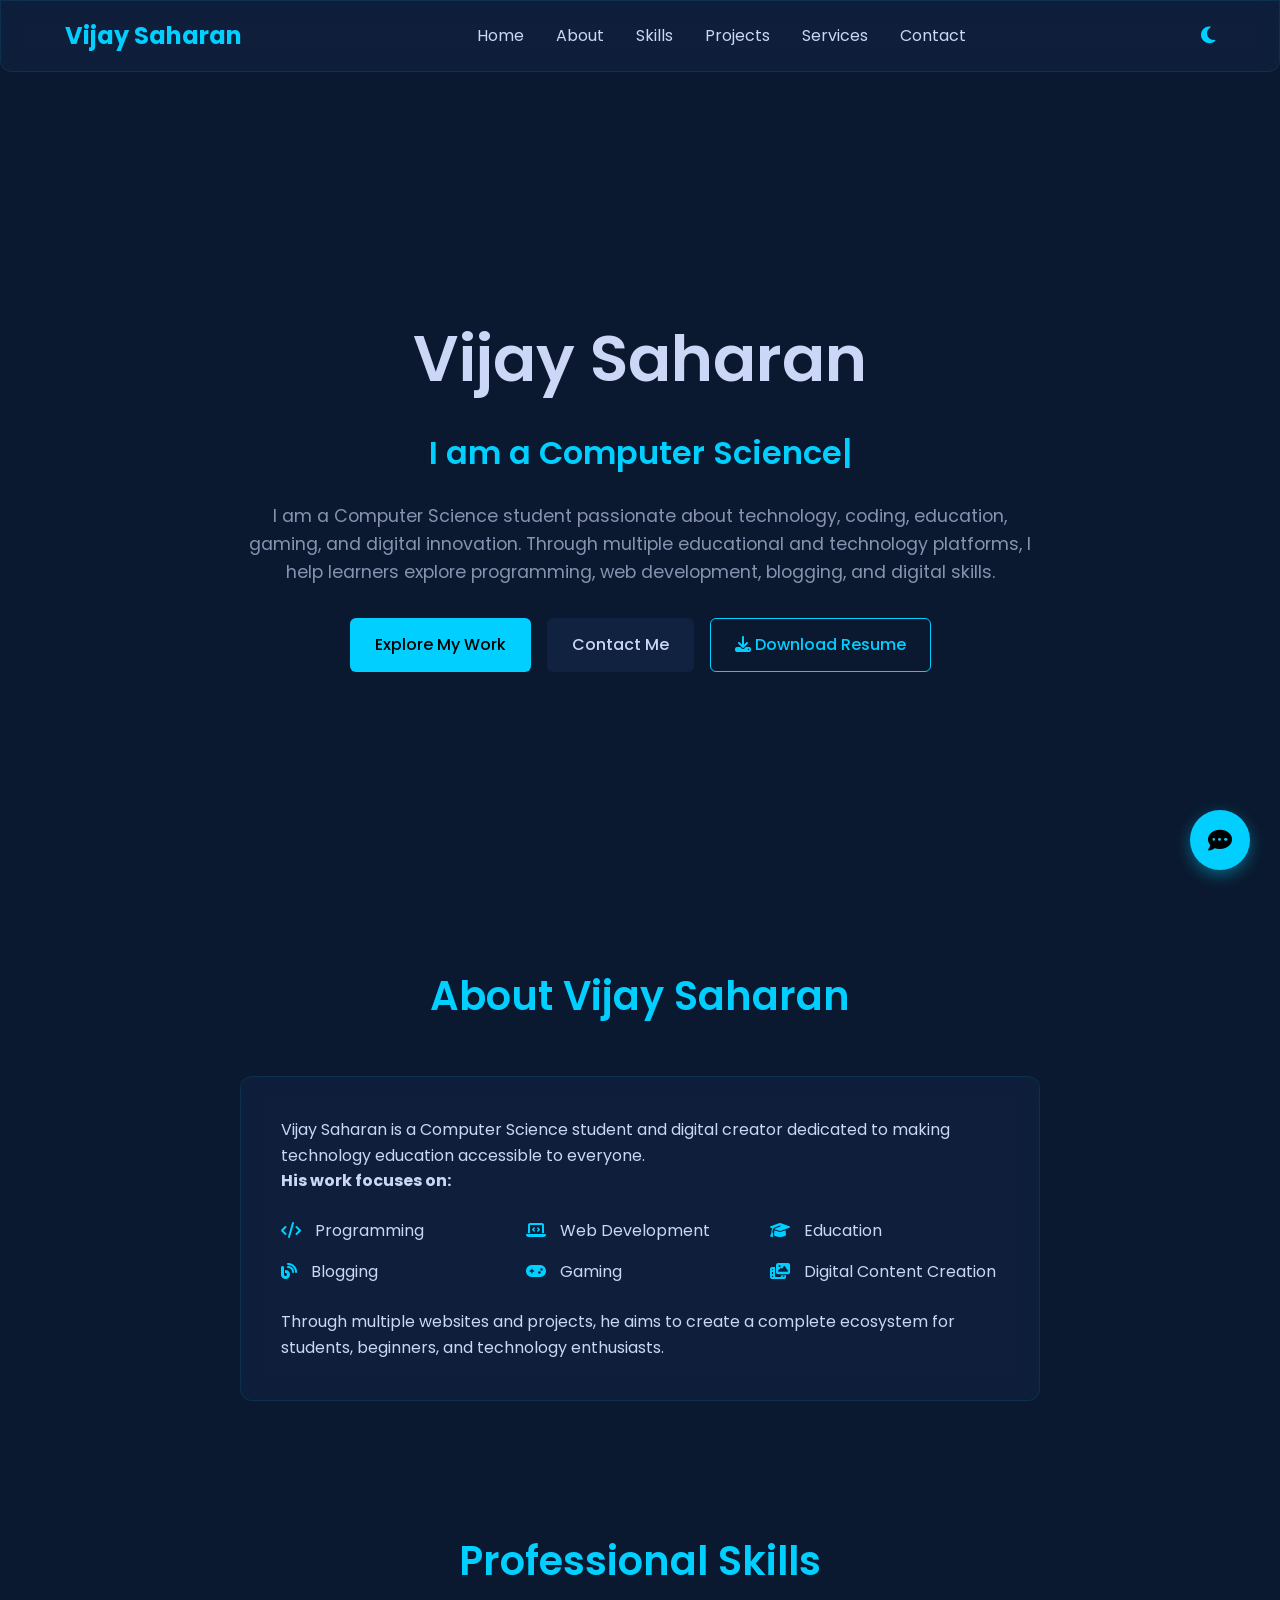
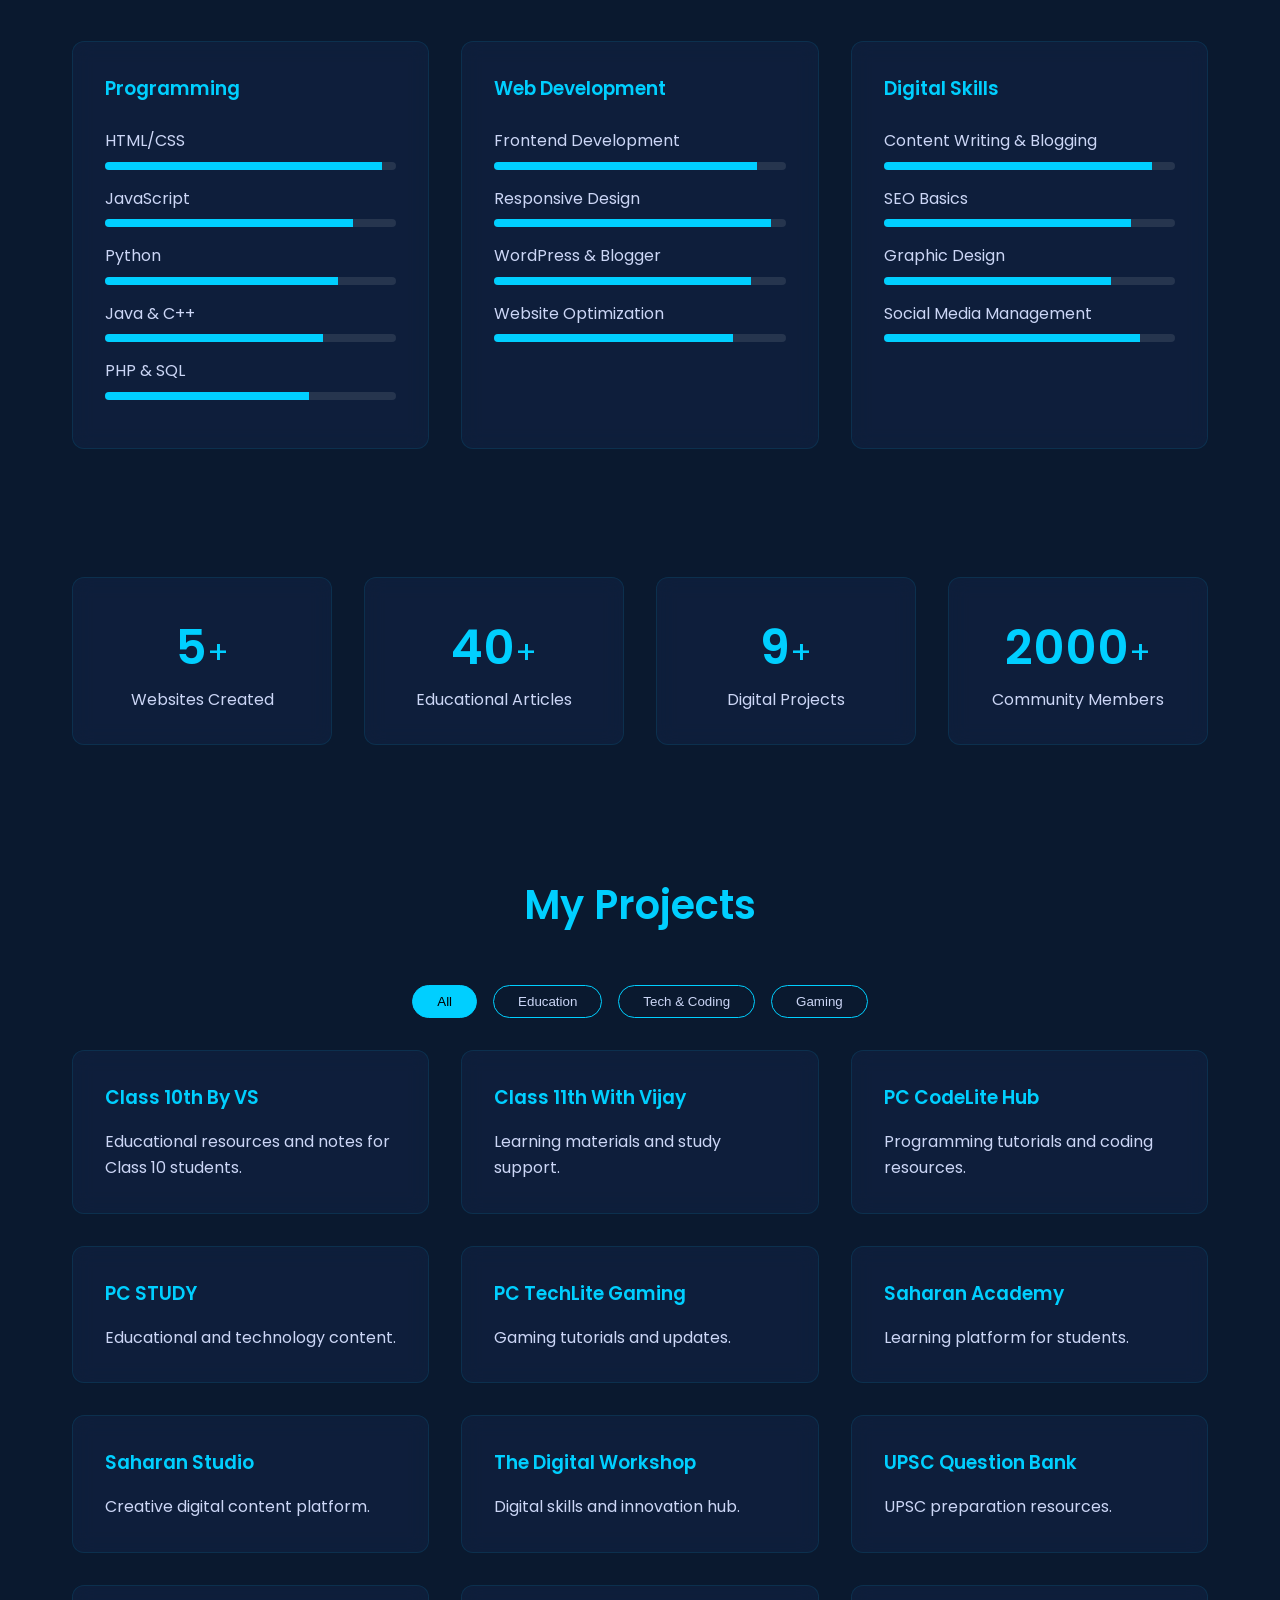
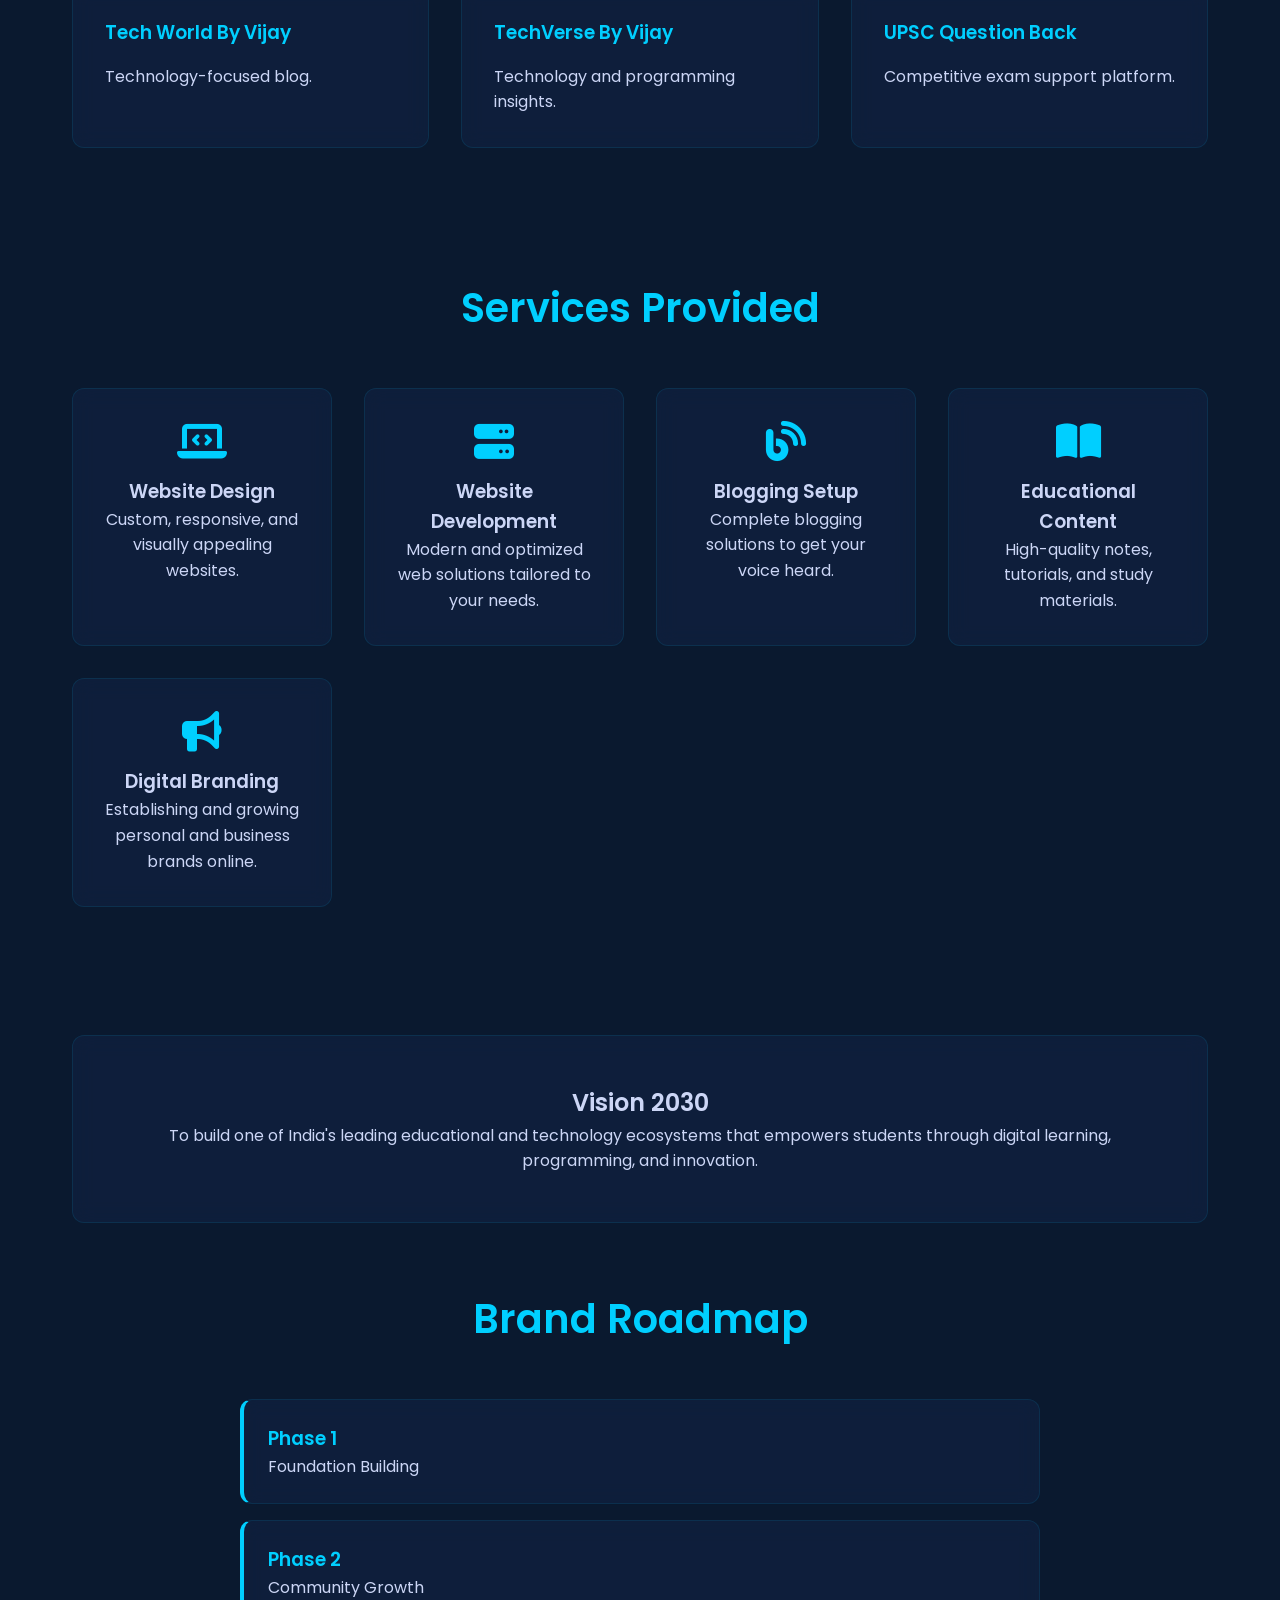
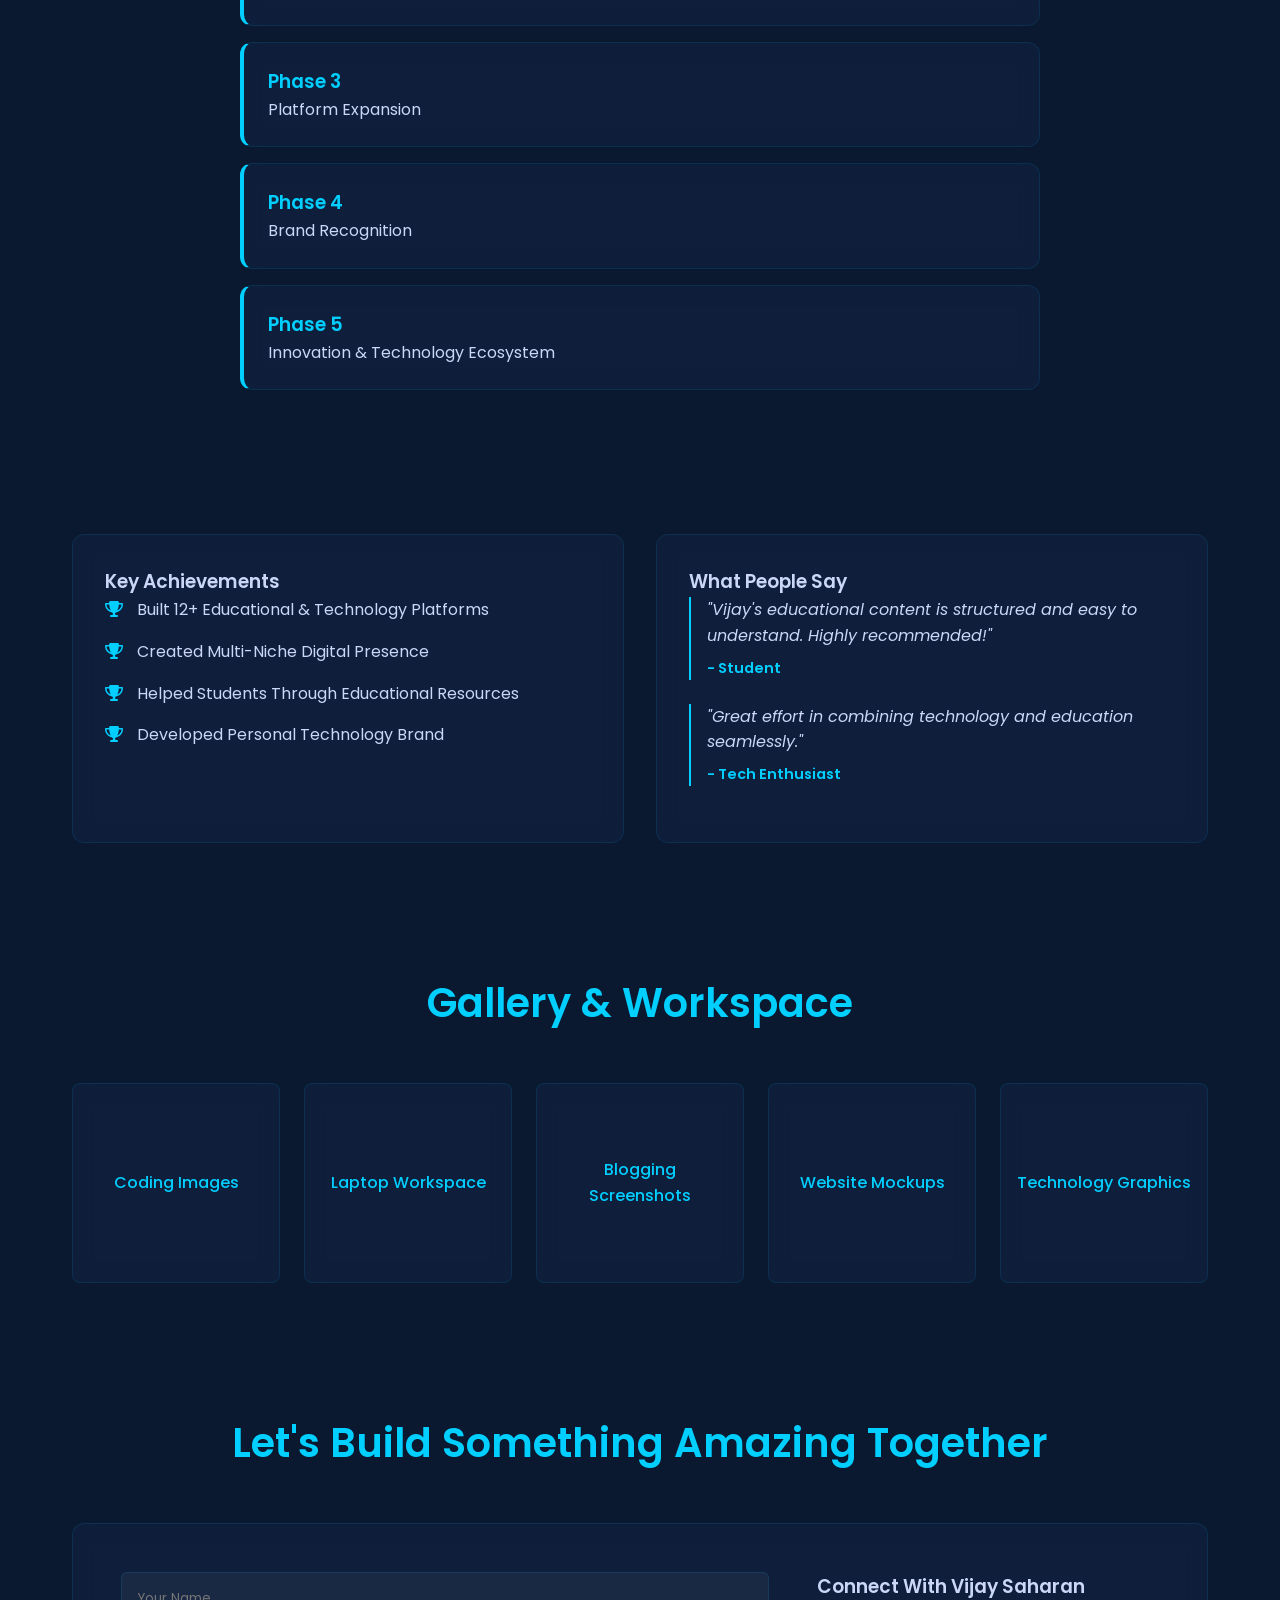
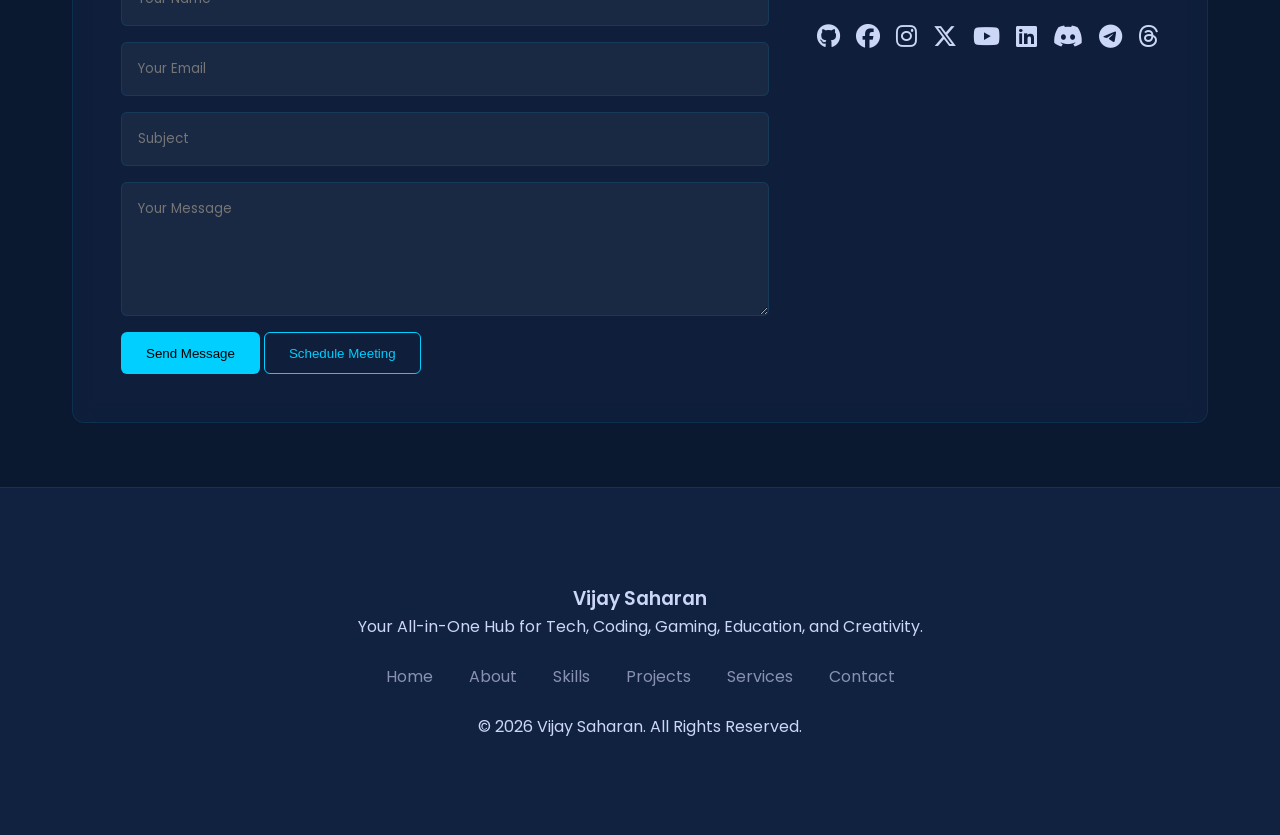
<file: index.html>
<!DOCTYPE html>
<html lang="en">
<head>
    <meta charset="UTF-8">
    <meta name="viewport" content="width=device-width, initial-scale=1.0">
    <title>Vijay Saharan – Tech, Coding, Education & Digital Innovation</title>
    <meta name="description" content="Your All-in-One Hub for Technology, Coding, Gaming, Education, and Creativity.">
    <link href="https://fonts.googleapis.com/css2?family=Poppins:wght@300;400;500;600;700&display=swap" rel="stylesheet">
    <link rel="stylesheet" href="https://cdnjs.cloudflare.com/ajax/libs/font-awesome/6.4.0/css/all.min.css">
    <link rel="stylesheet" href="style.css">
</head>
<body>

    <nav class="navbar glass">
        <div class="logo">Vijay Saharan</div>
        <ul class="nav-links">
            <li><a href="#home">Home</a></li>
            <li><a href="#about">About</a></li>
            <li><a href="#skills">Skills</a></li>
            <li><a href="#projects">Projects</a></li>
            <li><a href="#services">Services</a></li>
            <li><a href="#contact">Contact</a></li>
        </ul>
        <button id="theme-toggle" class="btn-icon"><i class="fas fa-moon"></i></button>
    </nav>

    <section id="home" class="hero">
        <div class="hero-content">
            <h1>Vijay Saharan</h1>
            <h2 class="typing-container">I am a <span class="typing-text"></span><span class="cursor">|</span></h2>
            <p>I am a Computer Science student passionate about technology, coding, education, gaming, and digital innovation. Through multiple educational and technology platforms, I help learners explore programming, web development, blogging, and digital skills.</p>
            <div class="hero-buttons">
                <a href="#projects" class="btn primary-btn">Explore My Work</a>
                <a href="#contact" class="btn secondary-btn">Contact Me</a>
                <a href="#" class="btn outline-btn"><i class="fas fa-download"></i> Download Resume</a>
            </div>
        </div>
    </section>

    <section id="about" class="about">
        <div class="container">
            <h2 class="section-title">About Vijay Saharan</h2>
            <div class="about-grid">
                <div class="about-text glass">
                    <p>Vijay Saharan is a Computer Science student and digital creator dedicated to making technology education accessible to everyone.</p>
                    <p><strong>His work focuses on:</strong></p>
                    <ul class="focus-list">
                        <li><i class="fas fa-code"></i> Programming</li>
                        <li><i class="fas fa-laptop-code"></i> Web Development</li>
                        <li><i class="fas fa-graduation-cap"></i> Education</li>
                        <li><i class="fas fa-blog"></i> Blogging</li>
                        <li><i class="fas fa-gamepad"></i> Gaming</li>
                        <li><i class="fas fa-photo-video"></i> Digital Content Creation</li>
                    </ul>
                    <p>Through multiple websites and projects, he aims to create a complete ecosystem for students, beginners, and technology enthusiasts.</p>
                </div>
            </div>
        </div>
    </section>

    <section id="skills" class="skills">
        <div class="container">
            <h2 class="section-title">Professional Skills</h2>
            <div class="skills-grid">
                <div class="skill-category glass">
                    <h3>Programming</h3>
                    <div class="skill-box"><p>HTML/CSS</p><div class="progress"><div class="progress-bar" data-width="95%"></div></div></div>
                    <div class="skill-box"><p>JavaScript</p><div class="progress"><div class="progress-bar" data-width="85%"></div></div></div>
                    <div class="skill-box"><p>Python</p><div class="progress"><div class="progress-bar" data-width="80%"></div></div></div>
                    <div class="skill-box"><p>Java & C++</p><div class="progress"><div class="progress-bar" data-width="75%"></div></div></div>
                    <div class="skill-box"><p>PHP & SQL</p><div class="progress"><div class="progress-bar" data-width="70%"></div></div></div>
                </div>
                <div class="skill-category glass">
                    <h3>Web Development</h3>
                    <div class="skill-box"><p>Frontend Development</p><div class="progress"><div class="progress-bar" data-width="90%"></div></div></div>
                    <div class="skill-box"><p>Responsive Design</p><div class="progress"><div class="progress-bar" data-width="95%"></div></div></div>
                    <div class="skill-box"><p>WordPress & Blogger</p><div class="progress"><div class="progress-bar" data-width="88%"></div></div></div>
                    <div class="skill-box"><p>Website Optimization</p><div class="progress"><div class="progress-bar" data-width="82%"></div></div></div>
                </div>
                <div class="skill-category glass">
                    <h3>Digital Skills</h3>
                    <div class="skill-box"><p>Content Writing & Blogging</p><div class="progress"><div class="progress-bar" data-width="92%"></div></div></div>
                    <div class="skill-box"><p>SEO Basics</p><div class="progress"><div class="progress-bar" data-width="85%"></div></div></div>
                    <div class="skill-box"><p>Graphic Design</p><div class="progress"><div class="progress-bar" data-width="78%"></div></div></div>
                    <div class="skill-box"><p>Social Media Management</p><div class="progress"><div class="progress-bar" data-width="88%"></div></div></div>
                </div>
            </div>
        </div>
    </section>

    <section class="statistics">
        <div class="container stats-grid">
            <div class="stat-box glass">
                <h3 class="counter" data-target="12">0</h3><span>+</span>
                <p>Websites Created</p>
            </div>
            <div class="stat-box glass">
                <h3 class="counter" data-target="100">0</h3><span>+</span>
                <p>Educational Articles</p>
            </div>
            <div class="stat-box glass">
                <h3 class="counter" data-target="20">0</h3><span>+</span>
                <p>Digital Projects</p>
            </div>
            <div class="stat-box glass">
                <h3 class="counter" data-target="5000">0</h3><span>+</span>
                <p>Community Members</p>
            </div>
        </div>
    </section>

    <section id="projects" class="projects">
        <div class="container">
            <h2 class="section-title">My Projects</h2>
            <div class="project-filters">
                <button class="filter-btn active" data-filter="all">All</button>
                <button class="filter-btn" data-filter="education">Education</button>
                <button class="filter-btn" data-filter="tech">Tech & Coding</button>
                <button class="filter-btn" data-filter="gaming">Gaming</button>
            </div>
            <div class="projects-grid">
                <div class="project-card glass" data-category="education">
                    <h3>Class 10th By VS</h3>
                    <p>Educational resources and notes for Class 10 students.</p>
                </div>
                <div class="project-card glass" data-category="education">
                    <h3>Class 11th With Vijay</h3>
                    <p>Learning materials and study support.</p>
                </div>
                <div class="project-card glass" data-category="tech">
                    <h3>PC CodeLite Hub</h3>
                    <p>Programming tutorials and coding resources.</p>
                </div>
                <div class="project-card glass" data-category="education tech">
                    <h3>PC STUDY</h3>
                    <p>Educational and technology content.</p>
                </div>
                <div class="project-card glass" data-category="gaming">
                    <h3>PC TechLite Gaming</h3>
                    <p>Gaming tutorials and updates.</p>
                </div>
                <div class="project-card glass" data-category="education">
                    <h3>Saharan Academy</h3>
                    <p>Learning platform for students.</p>
                </div>
                <div class="project-card glass" data-category="tech">
                    <h3>Saharan Studio</h3>
                    <p>Creative digital content platform.</p>
                </div>
                <div class="project-card glass" data-category="tech">
                    <h3>The Digital Workshop</h3>
                    <p>Digital skills and innovation hub.</p>
                </div>
                <div class="project-card glass" data-category="education">
                    <h3>UPSC Question Bank</h3>
                    <p>UPSC preparation resources.</p>
                </div>
                <div class="project-card glass" data-category="tech">
                    <h3>Tech World By Vijay</h3>
                    <p>Technology-focused blog.</p>
                </div>
                <div class="project-card glass" data-category="tech">
                    <h3>TechVerse By Vijay</h3>
                    <p>Technology and programming insights.</p>
                </div>
                <div class="project-card glass" data-category="education">
                    <h3>UPSC Question Back</h3>
                    <p>Competitive exam support platform.</p>
                </div>
            </div>
        </div>
    </section>

    <section id="services" class="services">
        <div class="container">
            <h2 class="section-title">Services Provided</h2>
            <div class="services-grid">
                <div class="service-card glass">
                    <i class="fas fa-laptop-code"></i>
                    <h3>Website Design</h3>
                    <p>Custom, responsive, and visually appealing websites.</p>
                </div>
                <div class="service-card glass">
                    <i class="fas fa-server"></i>
                    <h3>Website Development</h3>
                    <p>Modern and optimized web solutions tailored to your needs.</p>
                </div>
                <div class="service-card glass">
                    <i class="fas fa-blog"></i>
                    <h3>Blogging Setup</h3>
                    <p>Complete blogging solutions to get your voice heard.</p>
                </div>
                <div class="service-card glass">
                    <i class="fas fa-book-open"></i>
                    <h3>Educational Content</h3>
                    <p>High-quality notes, tutorials, and study materials.</p>
                </div>
                <div class="service-card glass">
                    <i class="fas fa-bullhorn"></i>
                    <h3>Digital Branding</h3>
                    <p>Establishing and growing personal and business brands online.</p>
                </div>
            </div>
        </div>
    </section>

    <section class="vision-roadmap">
        <div class="container">
            <div class="vision glass">
                <h2>Vision 2030</h2>
                <p>To build one of India's leading educational and technology ecosystems that empowers students through digital learning, programming, and innovation.</p>
            </div>
            
            <h2 class="section-title" style="margin-top: 4rem;">Brand Roadmap</h2>
            <div class="timeline">
                <div class="timeline-item glass"><h3>Phase 1</h3><p>Foundation Building</p></div>
                <div class="timeline-item glass"><h3>Phase 2</h3><p>Community Growth</p></div>
                <div class="timeline-item glass"><h3>Phase 3</h3><p>Platform Expansion</p></div>
                <div class="timeline-item glass"><h3>Phase 4</h3><p>Brand Recognition</p></div>
                <div class="timeline-item glass"><h3>Phase 5</h3><p>Innovation & Technology Ecosystem</p></div>
            </div>
        </div>
    </section>

    <section class="achievements-testimonials">
        <div class="container grid-2">
            <div class="achievements glass">
                <h3>Key Achievements</h3>
                <ul>
                    <li><i class="fas fa-trophy"></i> Built 12+ Educational & Technology Platforms</li>
                    <li><i class="fas fa-trophy"></i> Created Multi-Niche Digital Presence</li>
                    <li><i class="fas fa-trophy"></i> Helped Students Through Educational Resources</li>
                    <li><i class="fas fa-trophy"></i> Developed Personal Technology Brand</li>
                </ul>
            </div>
            <div class="testimonials glass">
                <h3>What People Say</h3>
                <div class="testimonial-item">
                    <p>"Vijay's educational content is structured and easy to understand. Highly recommended!"</p>
                    <h4>- Student</h4>
                </div>
                <div class="testimonial-item">
                    <p>"Great effort in combining technology and education seamlessly."</p>
                    <h4>- Tech Enthusiast</h4>
                </div>
            </div>
        </div>
    </section>

    <section id="gallery" class="gallery">
        <div class="container">
            <h2 class="section-title">Gallery & Workspace</h2>
            <div class="gallery-grid">
                <div class="gallery-item glass"><p>Coding Images</p></div>
                <div class="gallery-item glass"><p>Laptop Workspace</p></div>
                <div class="gallery-item glass"><p>Blogging Screenshots</p></div>
                <div class="gallery-item glass"><p>Website Mockups</p></div>
                <div class="gallery-item glass"><p>Technology Graphics</p></div>
            </div>
        </div>
    </section>

    <section id="contact" class="contact">
        <div class="container">
            <h2 class="section-title">Let's Build Something Amazing Together</h2>
            <div class="contact-wrapper glass">
                <form class="contact-form">
                    <input type="text" placeholder="Your Name" required>
                    <input type="email" placeholder="Your Email" required>
                    <input type="text" placeholder="Subject" required>
                    <textarea rows="5" placeholder="Your Message" required></textarea>
                    <div class="form-buttons">
                        <button type="submit" class="btn primary-btn">Send Message</button>
                        <button type="button" class="btn outline-btn">Schedule Meeting</button>
                    </div>
                </form>
                <div class="social-links">
    <h3>Connect With Vijay Saharan</h3>

    <div class="social-icons">

        <!-- GitHub -->
        <a href="https://github.com/VijaySaharanHQ" target="_blank" title="GitHub">
            <i class="fab fa-github"></i>
        </a>

        <!-- Facebook -->
        <a href="https://www.facebook.com/VijaySaharanHQ" target="_blank" title="Facebook">
            <i class="fab fa-facebook"></i>
        </a>

        <!-- Instagram -->
        <a href="https://www.instagram.com/VijaySaharanHQ" target="_blank" title="Instagram">
            <i class="fab fa-instagram"></i>
        </a>

        <!-- X (Twitter) -->
        <a href="https://x.com/VijaySaharanHQ" target="_blank" title="X (Twitter)">
            <i class="fab fa-x-twitter"></i>
        </a>

        <!-- YouTube -->
        <a href="https://www.youtube.com/@VijaySaharanHQ" target="_blank" title="YouTube">
            <i class="fab fa-youtube"></i>
        </a>

        <!-- LinkedIn -->
        <a href="https://www.linkedin.com/in/VijaySaharanHQ" target="_blank" title="LinkedIn">
            <i class="fab fa-linkedin"></i>
        </a>

        <!-- Discord -->
        <a href="https://discord.gg/YOUR_SERVER_LINK" target="_blank" title="Discord">
            <i class="fab fa-discord"></i>
        </a>

        <!-- Telegram -->
        <a href="https://t.me/VijaySaharanHQ" target="_blank" title="Telegram">
            <i class="fab fa-telegram"></i>
        </a>

        <!-- Threads -->
        <a href="https://www.threads.net/@vijaysaharanhq" target="_blank" title="Threads">
            <i class="fab fa-threads"></i>
        </a>

    
        </a>

    </div>
</div>
                </div>
            </div>
        </div>
    </section>

    <footer class="glass-footer">
        <div class="container">
            <div class="footer-brand">
                <h3>Vijay Saharan</h3>
                <p>Your All-in-One Hub for Tech, Coding, Gaming, Education, and Creativity.</p>
            </div>
            <div class="footer-links">
                <a href="#home">Home</a>
                <a href="#about">About</a>
                <a href="#skills">Skills</a>
                <a href="#projects">Projects</a>
                <a href="#services">Services</a>
                <a href="#contact">Contact</a>
            </div>
            <div class="copyright">
                <p>&copy; 2026 Vijay Saharan. All Rights Reserved.</p>
            </div>
        </div>
    </footer>

    <div class="chat-widget" id="chat-widget-btn">
        <i class="fas fa-comment-dots"></i>
    </div>

    <div class="chat-window" id="chat-window">
        <div class="chat-header">
            <h3>VS Assistant</h3>
            <button id="close-chat"><i class="fas fa-times"></i></button>
        </div>
        <div class="chat-messages" id="chat-messages">
            <div class="message ai-message">Hello! I'm Vijay's virtual assistant. How can I help you today?</div>
        </div>
        <div class="chat-input-area">
            <input type="text" id="chat-input" placeholder="Type a message...">
            <button id="send-btn"><i class="fas fa-paper-plane"></i></button>
        </div>
    </div>

    <script src="script.js"></script>
</body>
</html>
</file>
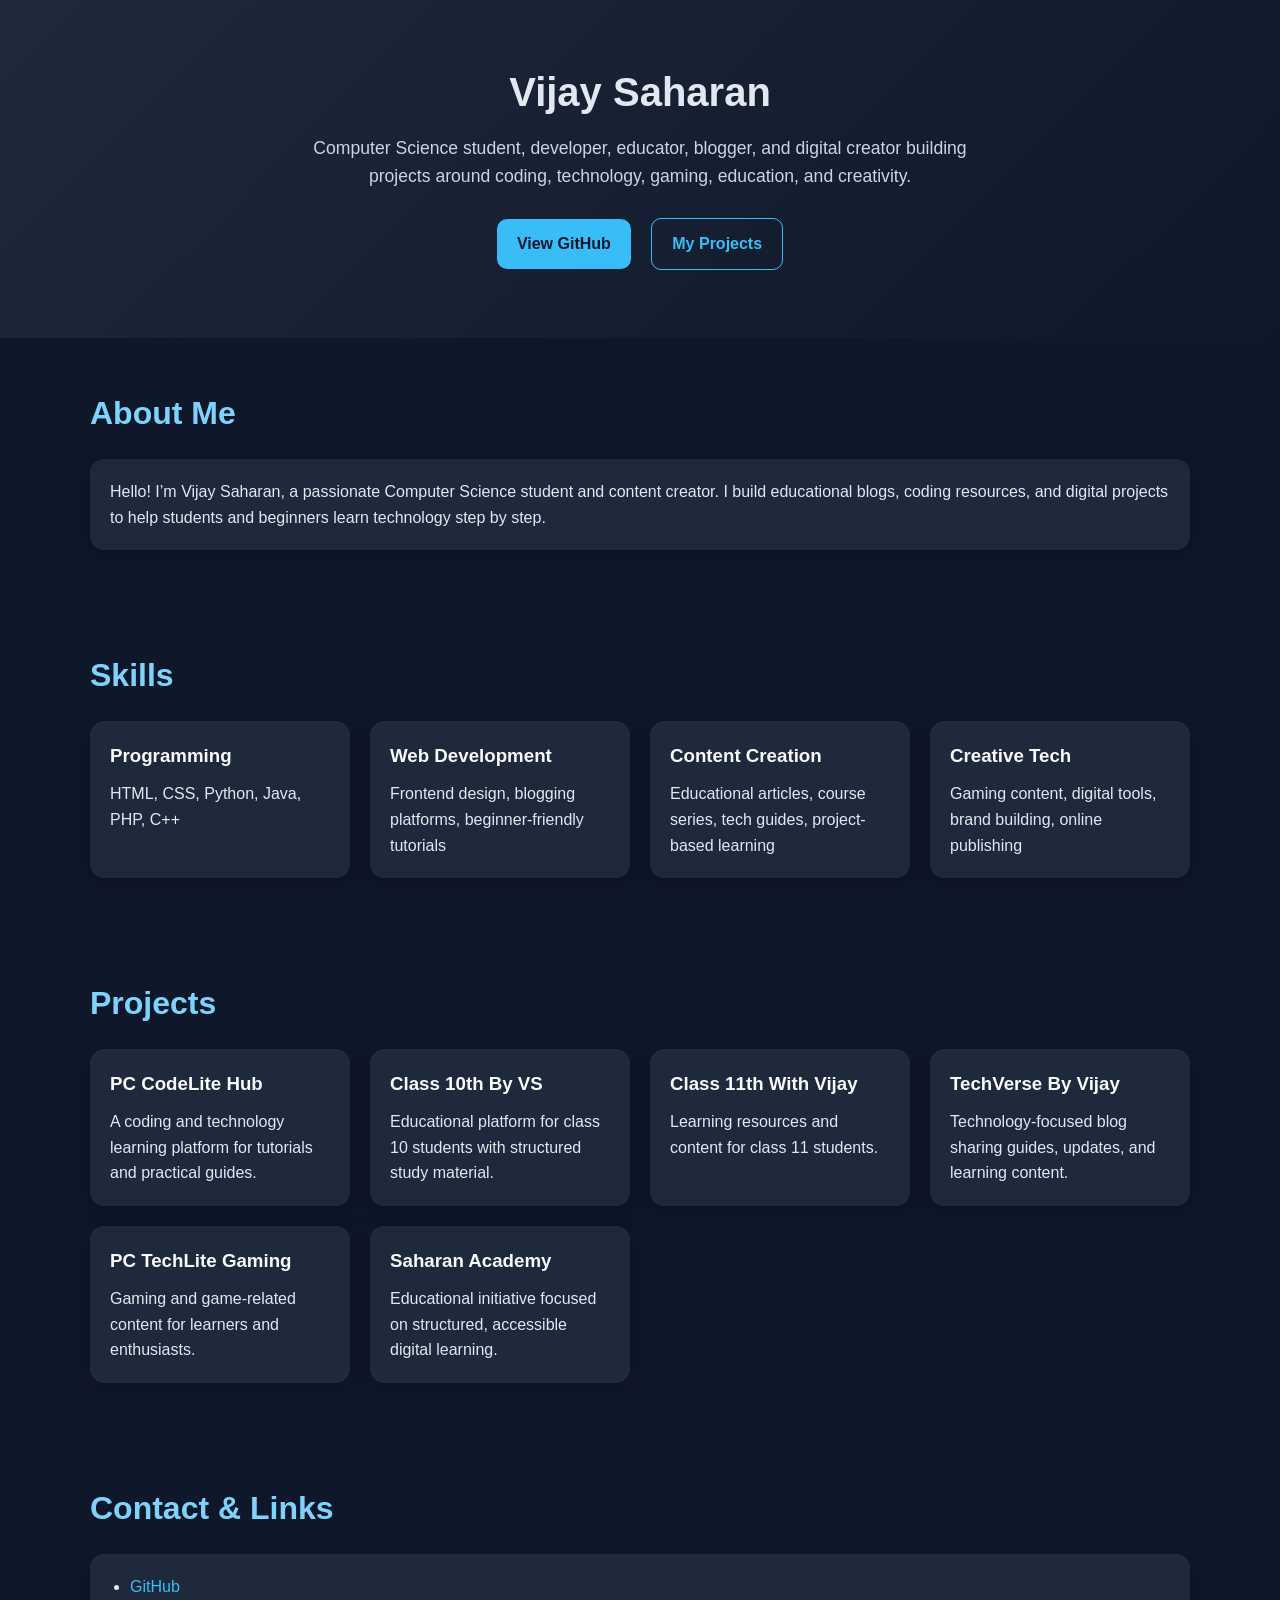
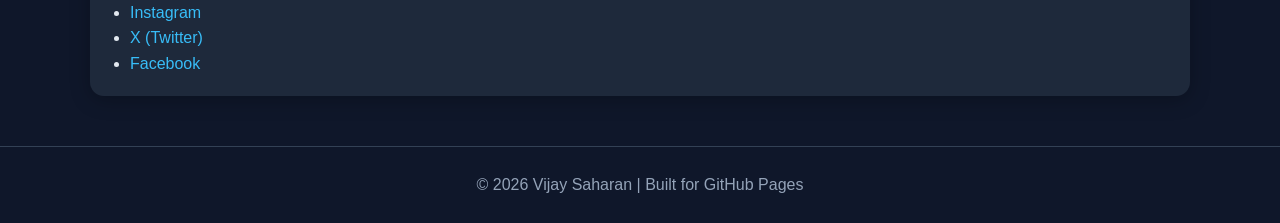
<file: index,html.html>
<!DOCTYPE html>
<html lang="en">
<head>
  <meta charset="UTF-8" />
  <meta name="viewport" content="width=device-width, initial-scale=1.0" />
  <title>Vijay Saharan | Portfolio</title>
  <meta name="description" content="Portfolio of Vijay Saharan - Computer Science student, developer, blogger, educator, and digital creator." />
  <style>
    * { box-sizing: border-box; margin: 0; padding: 0; }
    body {
      font-family: Arial, sans-serif;
      line-height: 1.6;
      background: #0f172a;
      color: #e2e8f0;
    }
    a { color: #38bdf8; text-decoration: none; }
    a:hover { text-decoration: underline; }
    .container {
      width: 90%;
      max-width: 1100px;
      margin: auto;
    }
    header {
      background: linear-gradient(135deg, #1e293b, #0f172a);
      padding: 60px 0;
      text-align: center;
    }
    header h1 {
      font-size: 2.5rem;
      margin-bottom: 10px;
    }
    header p {
      font-size: 1.1rem;
      max-width: 700px;
      margin: 0 auto 20px;
      color: #cbd5e1;
    }
    .btn {
      display: inline-block;
      margin: 8px;
      padding: 12px 20px;
      border-radius: 10px;
      background: #38bdf8;
      color: #0f172a;
      font-weight: bold;
    }
    .btn.secondary {
      background: transparent;
      border: 1px solid #38bdf8;
      color: #38bdf8;
    }
    section {
      padding: 50px 0;
    }
    h2 {
      font-size: 2rem;
      margin-bottom: 20px;
      color: #7dd3fc;
    }
    .card-grid {
      display: grid;
      grid-template-columns: repeat(auto-fit, minmax(240px, 1fr));
      gap: 20px;
    }
    .card {
      background: #1e293b;
      padding: 20px;
      border-radius: 14px;
      box-shadow: 0 4px 20px rgba(0,0,0,0.25);
    }
    .card h3 {
      margin-bottom: 10px;
      color: #f8fafc;
    }
    ul {
      padding-left: 20px;
    }
    footer {
      text-align: center;
      padding: 25px 0;
      border-top: 1px solid #334155;
      color: #94a3b8;
    }
  </style>
</head>
<body>
  <header>
    <div class="container">
      <h1>Vijay Saharan</h1>
      <p>Computer Science student, developer, educator, blogger, and digital creator building projects around coding, technology, gaming, education, and creativity.</p>
      <a class="btn" href="https://github.com/pccodelitehub" target="_blank">View GitHub</a>
      <a class="btn secondary" href="#projects">My Projects</a>
    </div>
  </header>

  <section id="about">
    <div class="container">
      <h2>About Me</h2>
      <div class="card">
        <p>Hello! I’m Vijay Saharan, a passionate Computer Science student and content creator. I build educational blogs, coding resources, and digital projects to help students and beginners learn technology step by step.</p>
      </div>
    </div>
  </section>

  <section id="skills">
    <div class="container">
      <h2>Skills</h2>
      <div class="card-grid">
        <div class="card"><h3>Programming</h3><p>HTML, CSS, Python, Java, PHP, C++</p></div>
        <div class="card"><h3>Web Development</h3><p>Frontend design, blogging platforms, beginner-friendly tutorials</p></div>
        <div class="card"><h3>Content Creation</h3><p>Educational articles, course series, tech guides, project-based learning</p></div>
        <div class="card"><h3>Creative Tech</h3><p>Gaming content, digital tools, brand building, online publishing</p></div>
      </div>
    </div>
  </section>

  <section id="projects">
    <div class="container">
      <h2>Projects</h2>
      <div class="card-grid">
        <div class="card"><h3>PC CodeLite Hub</h3><p>A coding and technology learning platform for tutorials and practical guides.</p></div>
        <div class="card"><h3>Class 10th By VS</h3><p>Educational platform for class 10 students with structured study material.</p></div>
        <div class="card"><h3>Class 11th With Vijay</h3><p>Learning resources and content for class 11 students.</p></div>
        <div class="card"><h3>TechVerse By Vijay</h3><p>Technology-focused blog sharing guides, updates, and learning content.</p></div>
        <div class="card"><h3>PC TechLite Gaming</h3><p>Gaming and game-related content for learners and enthusiasts.</p></div>
        <div class="card"><h3>Saharan Academy</h3><p>Educational initiative focused on structured, accessible digital learning.</p></div>
      </div>
    </div>
  </section>

  <section id="contact">
    <div class="container">
      <h2>Contact & Links</h2>
      <div class="card">
        <ul>
          <li><a href="https://github.com/pccodelitehub" target="_blank">GitHub</a></li>
          <li><a href="https://instagram.com/pc_codelite_hub" target="_blank">Instagram</a></li>
          <li><a href="https://x.com/Desi_Jat_12" target="_blank">X (Twitter)</a></li>
          <li><a href="https://facebook.com/profile.php?id=61564570864771" target="_blank">Facebook</a></li>
        </ul>
      </div>
    </div>
  </section>

  <footer>
    <div class="container">
      <p>© 2026 Vijay Saharan | Built for GitHub Pages</p>
    </div>
  </footer>
</body>
</html>
</file>
<file: style.css>
:root {
    /* Premium Dark Theme variables */
    --bg-primary: #0A192F;
    --bg-secondary: #112240;
    --accent-color: #00CFFF;
    --text-primary: #CCD6F6;
    --text-secondary: #8892B0;
    --glass-bg: rgba(17, 34, 64, 0.7);
    --glass-border: rgba(0, 207, 255, 0.1);
    --transition: all 0.3s ease-in-out;
}

/* Light Theme overrides */
body.light-mode {
    --bg-primary: #F3F4F6;
    --bg-secondary: #FFFFFF;
    --accent-color: #0056b3;
    --text-primary: #1F2937;
    --text-secondary: #4B5563;
    --glass-bg: rgba(255, 255, 255, 0.7);
    --glass-border: rgba(0, 0, 0, 0.1);
}

* {
    margin: 0;
    padding: 0;
    box-sizing: border-box;
}

html {
    scroll-behavior: smooth;
}

body {
    font-family: 'Poppins', sans-serif;
    background-color: var(--bg-primary);
    color: var(--text-primary);
    line-height: 1.6;
    transition: var(--transition);
    overflow-x: hidden;
}

h1, h2, h3, h4 {
    color: var(--text-primary);
    font-weight: 600;
}

a {
    text-decoration: none;
    color: var(--text-primary);
}

.container {
    max-width: 1200px;
    margin: 0 auto;
    padding: 4rem 2rem;
}

.section-title {
    text-align: center;
    font-size: 2.5rem;
    margin-bottom: 3rem;
    color: var(--accent-color);
}

/* Glassmorphism Utility */
.glass {
    background: var(--glass-bg);
    backdrop-filter: blur(10px);
    -webkit-backdrop-filter: blur(10px);
    border: 1px solid var(--glass-border);
    border-radius: 12px;
}

/* Navigation */
.navbar {
    position: fixed;
    top: 0;
    width: 100%;
    display: flex;
    justify-content: space-between;
    align-items: center;
    padding: 1rem 5%;
    z-index: 1000;
    border-radius: 0 0 12px 12px;
}

.logo {
    font-size: 1.5rem;
    font-weight: 700;
    color: var(--accent-color);
}

.nav-links {
    list-style: none;
    display: flex;
    gap: 2rem;
}

.nav-links a {
    transition: var(--transition);
}

.nav-links a:hover {
    color: var(--accent-color);
}

.btn-icon {
    background: none;
    border: none;
    color: var(--accent-color);
    font-size: 1.2rem;
    cursor: pointer;
}

/* Hero Section */
.hero {
    min-height: 100vh;
    display: flex;
    align-items: center;
    justify-content: center;
    text-align: center;
    padding: 0 2rem;
    padding-top: 80px;
}

.hero-content h1 {
    font-size: 4rem;
    margin-bottom: 1rem;
    color: var(--text-primary);
}

.typing-container {
    font-size: 2rem;
    margin-bottom: 1.5rem;
    color: var(--accent-color);
}

.cursor {
    animation: blink 0.8s infinite;
}

@keyframes blink {
    0%, 100% { opacity: 1; }
    50% { opacity: 0; }
}

.hero p {
    max-width: 800px;
    margin: 0 auto 2rem;
    color: var(--text-secondary);
    font-size: 1.1rem;
}

.hero-buttons {
    display: flex;
    gap: 1rem;
    justify-content: center;
    flex-wrap: wrap;
}

/* Buttons */
.btn {
    padding: 0.8rem 1.5rem;
    border-radius: 6px;
    font-weight: 500;
    cursor: pointer;
    transition: var(--transition);
    border: 1px solid transparent;
}

.primary-btn {
    background: var(--accent-color);
    color: #000;
}
.primary-btn:hover {
    background: transparent;
    color: var(--accent-color);
    border-color: var(--accent-color);
}

.secondary-btn {
    background: var(--bg-secondary);
}
.secondary-btn:hover {
    background: var(--accent-color);
    color: #000;
}

.outline-btn {
    background: transparent;
    border-color: var(--accent-color);
    color: var(--accent-color);
}
.outline-btn:hover {
    background: var(--accent-color);
    color: #000;
}

/* About Section */
.about-grid {
    display: flex;
    justify-content: center;
}
.about-text {
    padding: 2.5rem;
    max-width: 800px;
}
.focus-list {
    list-style: none;
    display: grid;
    grid-template-columns: repeat(auto-fit, minmax(200px, 1fr));
    gap: 1rem;
    margin: 1.5rem 0;
}
.focus-list i {
    color: var(--accent-color);
    margin-right: 10px;
}

/* Skills */
.skills-grid {
    display: grid;
    grid-template-columns: repeat(auto-fit, minmax(300px, 1fr));
    gap: 2rem;
}
.skill-category {
    padding: 2rem;
}
.skill-category h3 {
    margin-bottom: 1.5rem;
    color: var(--accent-color);
}
.skill-box p {
    margin-bottom: 0.5rem;
}
.progress {
    background: rgba(255, 255, 255, 0.1);
    height: 8px;
    border-radius: 4px;
    margin-bottom: 1rem;
    overflow: hidden;
}
.progress-bar {
    height: 100%;
    background: var(--accent-color);
    width: 0; /* Animated via JS */
    transition: width 1.5s ease-in-out;
}

/* Statistics */
.stats-grid {
    display: grid;
    grid-template-columns: repeat(auto-fit, minmax(200px, 1fr));
    gap: 2rem;
    text-align: center;
}
.stat-box {
    padding: 2rem;
}
.stat-box h3 {
    font-size: 3rem;
    display: inline;
    color: var(--accent-color);
}
.stat-box span {
    font-size: 2rem;
    color: var(--accent-color);
}

/* Projects */
.project-filters {
    display: flex;
    justify-content: center;
    gap: 1rem;
    margin-bottom: 2rem;
    flex-wrap: wrap;
}
.filter-btn {
    background: transparent;
    border: 1px solid var(--accent-color);
    color: var(--text-primary);
    padding: 0.5rem 1.5rem;
    border-radius: 20px;
    cursor: pointer;
    transition: var(--transition);
}
.filter-btn.active, .filter-btn:hover {
    background: var(--accent-color);
    color: #000;
}
.projects-grid {
    display: grid;
    grid-template-columns: repeat(auto-fill, minmax(280px, 1fr));
    gap: 2rem;
}
.project-card {
    padding: 2rem;
    transition: transform 0.3s ease, box-shadow 0.3s ease;
}
.project-card:hover {
    transform: translateY(-5px);
    box-shadow: 0 10px 20px rgba(0, 207, 255, 0.1);
}
.project-card h3 {
    color: var(--accent-color);
    margin-bottom: 1rem;
}

/* Services */
.services-grid {
    display: grid;
    grid-template-columns: repeat(auto-fit, minmax(250px, 1fr));
    gap: 2rem;
}
.service-card {
    padding: 2rem;
    text-align: center;
}
.service-card i {
    font-size: 2.5rem;
    color: var(--accent-color);
    margin-bottom: 1rem;
}

/* Vision & Roadmap */
.vision {
    padding: 3rem;
    text-align: center;
}
.timeline {
    position: relative;
    max-width: 800px;
    margin: 0 auto;
}
.timeline-item {
    padding: 1.5rem;
    margin-bottom: 1rem;
    border-left: 4px solid var(--accent-color);
}
.timeline-item h3 {
    color: var(--accent-color);
}

/* Achievements & Testimonials */
.grid-2 {
    display: grid;
    grid-template-columns: repeat(auto-fit, minmax(300px, 1fr));
    gap: 2rem;
}
.achievements, .testimonials {
    padding: 2rem;
}
.achievements ul {
    list-style: none;
}
.achievements li {
    margin-bottom: 1rem;
}
.achievements i {
    color: var(--accent-color);
    margin-right: 10px;
}
.testimonial-item {
    margin-bottom: 1.5rem;
    font-style: italic;
    border-left: 2px solid var(--accent-color);
    padding-left: 1rem;
}
.testimonial-item h4 {
    margin-top: 0.5rem;
    font-style: normal;
    font-size: 0.9rem;
    color: var(--accent-color);
}

/* Gallery Section */
.gallery-grid {
    display: grid;
    grid-template-columns: repeat(auto-fit, minmax(200px, 1fr));
    gap: 1.5rem;
}
.gallery-item {
    height: 200px;
    display: flex;
    align-items: center;
    justify-content: center;
    text-align: center;
    padding: 1rem;
    font-weight: 500;
    color: var(--accent-color);
    border-radius: 8px;
    transition: transform 0.3s ease, box-shadow 0.3s ease;
}
.gallery-item:hover {
    transform: scale(1.05);
    box-shadow: 0 10px 20px rgba(0, 207, 255, 0.15);
    cursor: pointer;
}

/* Contact */
.contact-wrapper {
    padding: 3rem;
    display: grid;
    grid-template-columns: 2fr 1fr;
    gap: 3rem;
}
.contact-form {
    display: flex;
    flex-direction: column;
    gap: 1rem;
}
.contact-form input, .contact-form textarea {
    padding: 1rem;
    background: rgba(255, 255, 255, 0.05);
    border: 1px solid var(--glass-border);
    border-radius: 6px;
    color: var(--text-primary);
    font-family: 'Poppins', sans-serif;
}
.contact-form input:focus, .contact-form textarea:focus {
    outline: none;
    border-color: var(--accent-color);
}
.social-icons {
    display: flex;
    gap: 1rem;
    margin-top: 1rem;
}
.social-icons a {
    font-size: 1.5rem;
    color: var(--text-primary);
    transition: var(--transition);
}
.social-icons a:hover {
    color: var(--accent-color);
}

/* Footer */
.glass-footer {
    background: var(--bg-secondary);
    border-top: 1px solid var(--glass-border);
    padding: 2rem 0;
    text-align: center;
}
.footer-links {
    margin: 1.5rem 0;
}
.footer-links a {
    margin: 0 1rem;
    color: var(--text-secondary);
    transition: var(--transition);
}
.footer-links a:hover {
    color: var(--accent-color);
}

/* --- AI Chat Widget Styles --- */
.chat-widget {
    position: fixed;
    bottom: 30px;
    right: 30px;
    width: 60px;
    height: 60px;
    background: var(--accent-color);
    border-radius: 50%;
    display: flex;
    align-items: center;
    justify-content: center;
    font-size: 24px;
    color: #000;
    cursor: pointer;
    box-shadow: 0 5px 15px rgba(0, 207, 255, 0.4);
    transition: transform 0.3s;
    z-index: 1000;
}

.chat-widget:hover {
    transform: scale(1.1);
}

.chat-window {
    position: fixed;
    bottom: 100px;
    right: 30px;
    width: 320px;
    background: var(--bg-secondary);
    border: 1px solid var(--accent-color);
    border-radius: 12px;
    box-shadow: 0 10px 30px rgba(0, 0, 0, 0.5);
    display: none; /* Hidden until activated */
    flex-direction: column;
    z-index: 1000;
    overflow: hidden;
    transition: var(--transition);
}

.chat-window.active {
    display: flex;
    animation: slideUp 0.3s ease-out;
}

@keyframes slideUp {
    from { opacity: 0; transform: translateY(20px); }
    to { opacity: 1; transform: translateY(0); }
}

.chat-header {
    background: var(--accent-color);
    color: #000;
    padding: 15px;
    display: flex;
    justify-content: space-between;
    align-items: center;
    font-weight: 600;
}

.chat-header button {
    background: none;
    border: none;
    font-size: 1.2rem;
    cursor: pointer;
    color: #000;
    transition: transform 0.2s;
}

.chat-header button:hover {
    transform: scale(1.1);
}

.chat-messages {
    height: 300px;
    padding: 15px;
    overflow-y: auto;
    display: flex;
    flex-direction: column;
    gap: 12px;
}

.message {
    padding: 10px 14px;
    border-radius: 12px;
    max-width: 85%;
    font-size: 0.9rem;
    line-height: 1.4;
}

.ai-message {
    background: rgba(0, 207, 255, 0.1);
    color: var(--text-primary);
    align-self: flex-start;
    border: 1px solid var(--glass-border);
    border-bottom-left-radius: 2px;
}

.user-message {
    background: var(--accent-color);
    color: #000;
    align-self: flex-end;
    border-bottom-right-radius: 2px;
}

.chat-input-area {
    display: flex;
    padding: 15px;
    border-top: 1px solid var(--glass-border);
    background: var(--bg-primary);
}

.chat-input-area input {
    flex: 1;
    padding: 10px;
    border: 1px solid var(--glass-border);
    border-radius: 6px;
    background: rgba(255, 255, 255, 0.05);
    color: var(--text-primary);
    font-family: 'Poppins', sans-serif;
    outline: none;
}

.chat-input-area input:focus {
    border-color: var(--accent-color);
}

.chat-input-area button {
    background: var(--accent-color);
    color: #000;
    border: none;
    padding: 10px 15px;
    margin-left: 10px;
    border-radius: 6px;
    cursor: pointer;
    transition: var(--transition);
}

.chat-input-area button:hover {
    background: var(--text-primary);
}

/* Responsive */
@media (max-width: 768px) {
    .nav-links {
        display: none;
    }
    .hero-content h1 {
        font-size: 2.5rem;
    }
    .contact-wrapper {
        grid-template-columns: 1fr;
    }
    .chat-window {
        width: 90%;
        right: 5%;
        bottom: 90px;
    }
}
</file>
